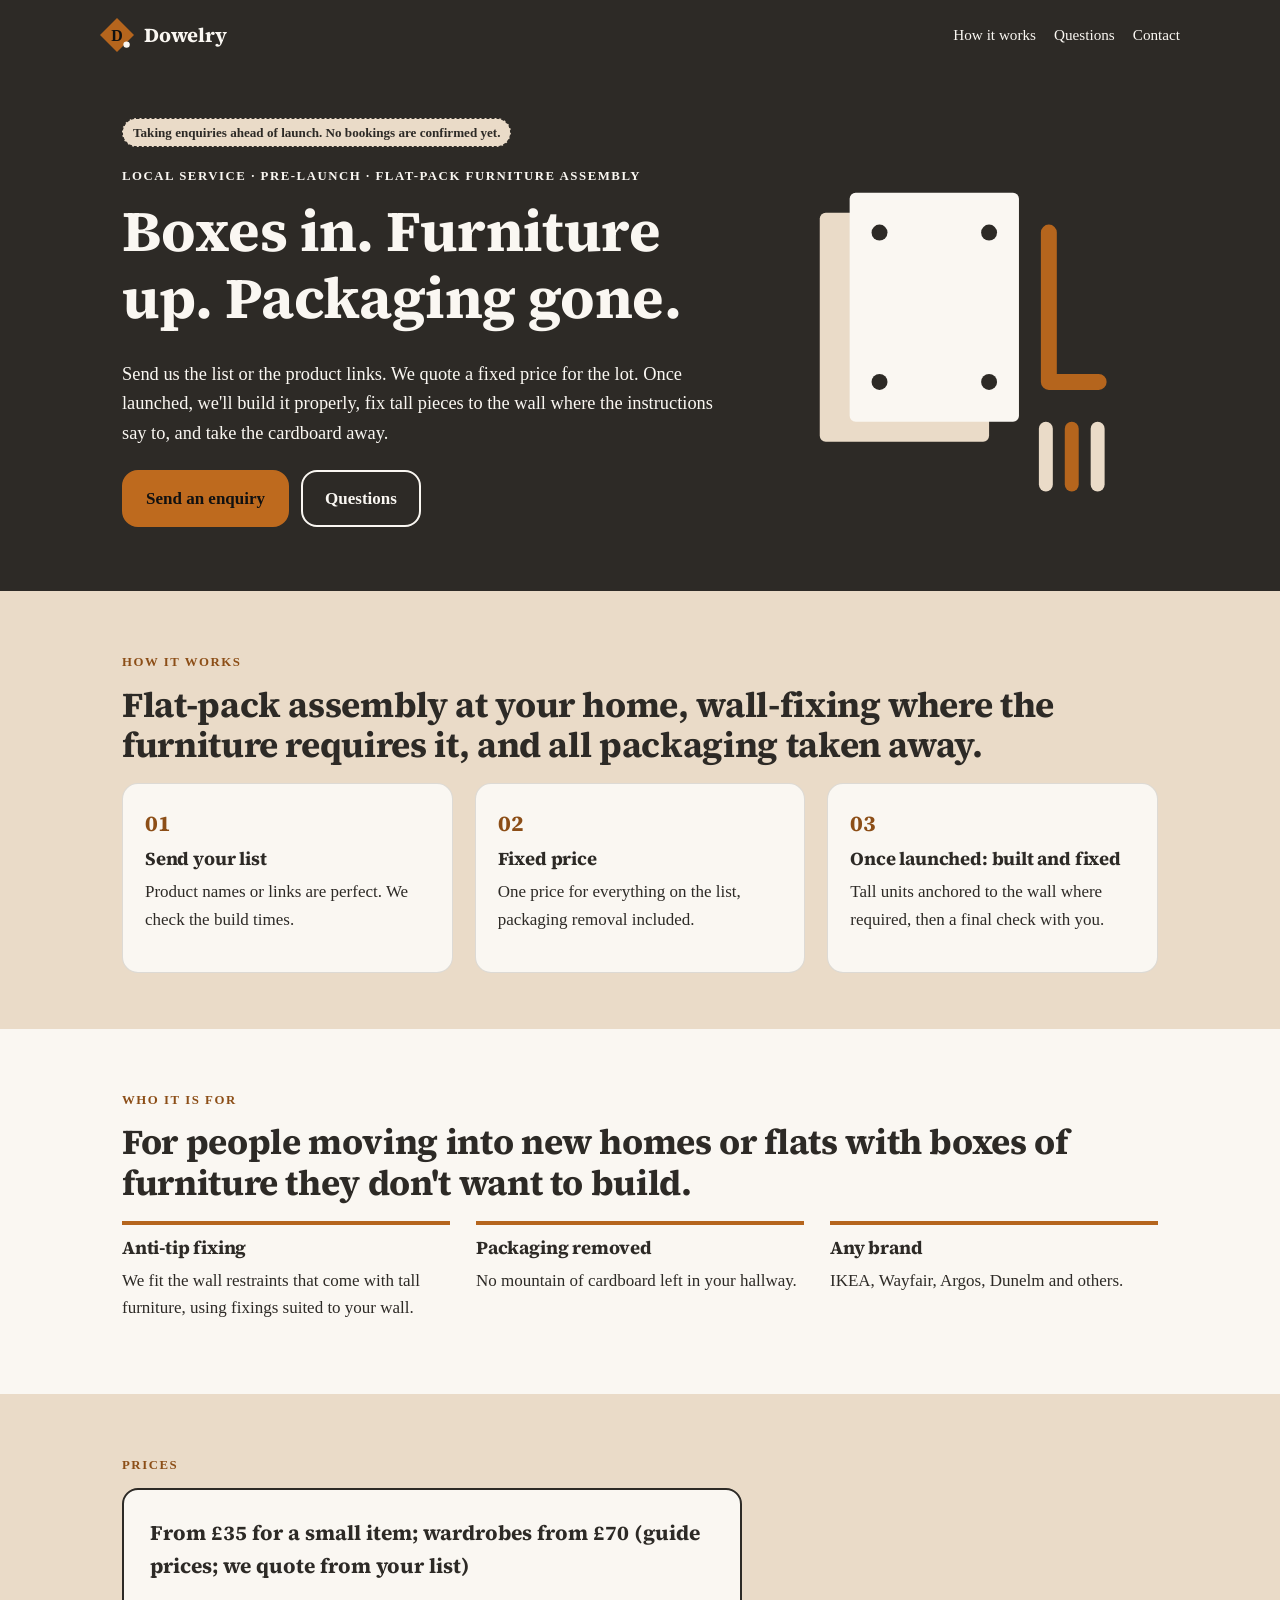
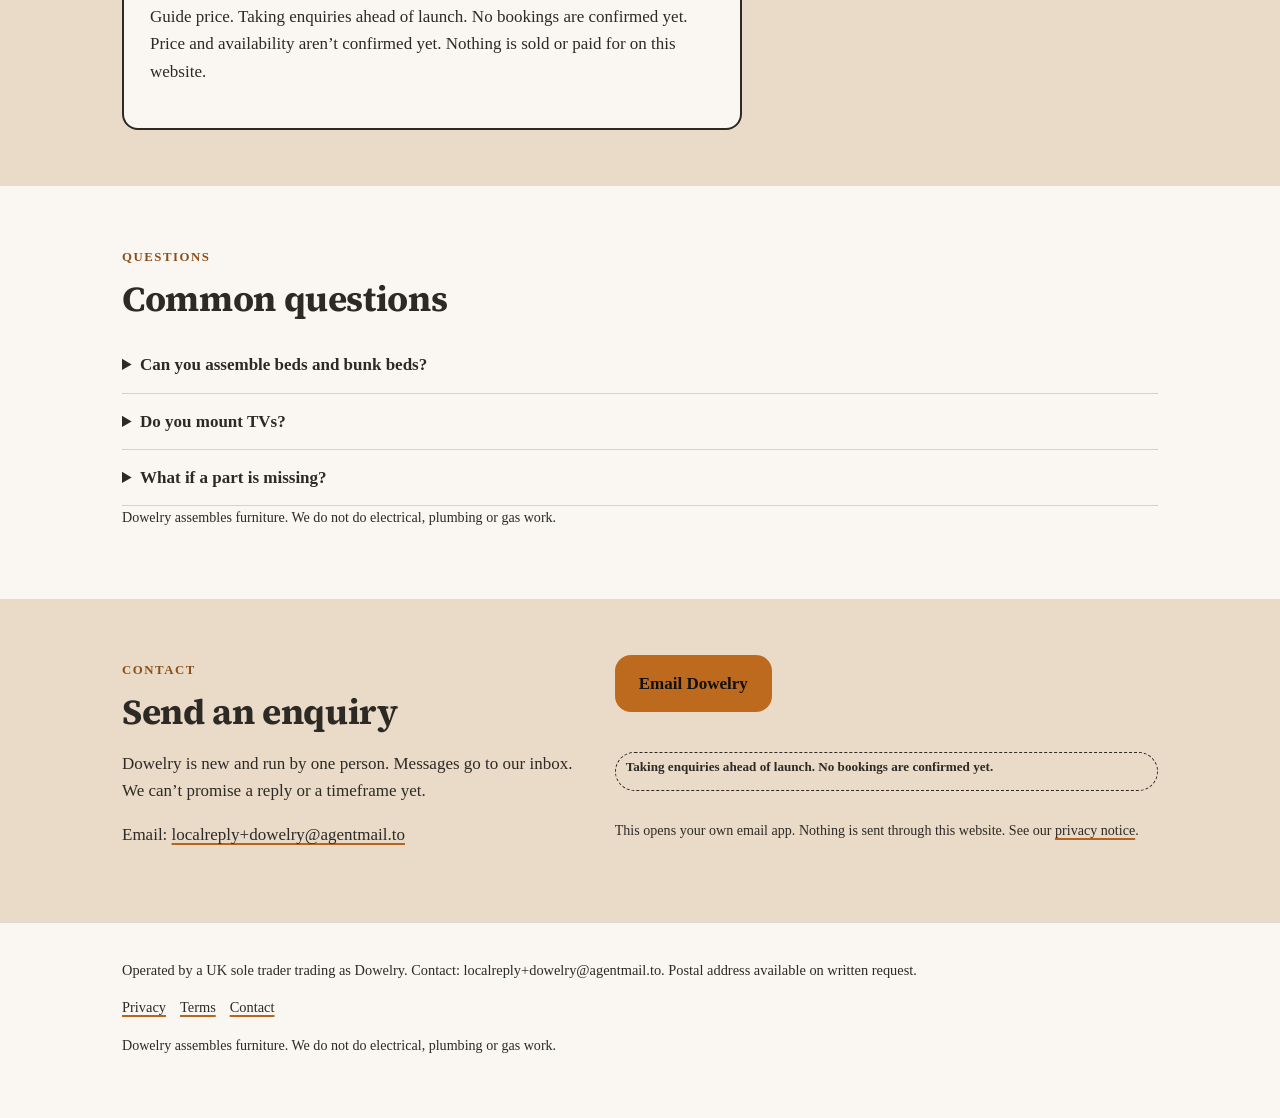
<file: index.html>
<!doctype html>
<html lang="en-GB">
<head>
<meta charset="utf-8">
<meta name="viewport" content="width=device-width, initial-scale=1">
<meta http-equiv="Content-Security-Policy" content="default-src 'self'; img-src 'self' data: https://localreplyloop.goatcounter.com; style-src 'self'; script-src 'self'; font-src 'self'; connect-src 'self'; form-action 'self'; base-uri 'self'; object-src 'none'">
<meta name="referrer" content="strict-origin-when-cross-origin">
<title>Dowelry: Boxes in. Furniture up. Packaging gone</title>
<meta name="description" content="Flat-pack assembly at your home, wall-fixing where the furniture requires it, and all packaging taken away.">
<meta name="theme-color" content="#2D2A26">
<meta property="og:type" content="website"><meta property="og:title" content="Dowelry: Boxes in. Furniture up. Packaging gone"><meta property="og:description" content="Flat-pack assembly at your home, wall-fixing where the furniture requires it, and all packaging taken away.">
<meta property="og:image" content="https://evanturner557-del.github.io/dowelry/assets/og.png"><meta property="og:image:width" content="1200"><meta property="og:image:height" content="630">
<meta property="og:image:alt" content="Dowelry: Boxes in. Furniture up. Packaging gone."><meta property="og:site_name" content="Dowelry"><meta property="og:locale" content="en_GB">
<meta property="og:url" content="https://evanturner557-del.github.io/dowelry/"><meta name="twitter:card" content="summary_large_image">
<link rel="canonical" href="https://evanturner557-del.github.io/dowelry/">
<link rel="icon" href="assets/favicon.svg" type="image/svg+xml">
<link rel="stylesheet" href="assets/site.css">
<script src="assets/config.js"></script>
<script src="assets/analytics.js" defer></script>
<script src="_shared/kit.js" defer></script>
</head>
<body>
<a class="skip" href="#main">Skip to content</a>
<header class="band"><div class="wrap top"><a class="brand" href="./"><svg viewBox="0 0 64 64" aria-hidden="true" width="34" height="34"><path d="M32 0 64 32 32 64 0 32z" fill="#B5651D"/><text x="32" y="43" text-anchor="middle" font-family="Georgia, serif" font-weight="700" font-size="30" fill="#111111">D</text><circle cx="50" cy="50" r="6" fill="#FAF7F2"/></svg>Dowelry</a><nav aria-label="Primary"><a href="#how">How it works</a><a href="#faq">Questions</a><a href="#contact">Contact</a></nav></div></header>
<main id="main">
<div class="band"><section class="hero"><div class="wrap"><div><span class="draft">Taking enquiries ahead of launch. No bookings are confirmed yet.</span><br><span class="eyebrow">Local service · pre-launch · Flat-pack furniture assembly</span><h1>Boxes in. Furniture up. Packaging gone.</h1><p class="lede">Send us the list or the product links. We quote a fixed price for the lot. Once launched, we&#x27;ll build it properly, fix tall pieces to the wall where the instructions say to, and take the cardboard away.</p><div class="ctas"><a class="btn" href="#contact" data-cta="hero">Send an enquiry</a><a class="btn ghost" href="#faq" data-cta="hero-secondary">Questions</a></div></div><div class="art"><svg viewBox="0 0 400 400" aria-hidden="true" focusable="false" class="motif"><rect x="60" y="90" width="170" height="230" rx="6" fill="#EADBC8"/><rect x="90" y="70" width="170" height="230" rx="6" fill="#FAF7F2"/><circle cx="120" cy="110" r="8" fill="#2D2A26"/><circle cx="230" cy="110" r="8" fill="#2D2A26"/><circle cx="120" cy="260" r="8" fill="#2D2A26"/><circle cx="230" cy="260" r="8" fill="#2D2A26"/><path d="M290 110 v150 h50" fill="none" stroke="#B5651D" stroke-width="16" stroke-linecap="round" stroke-linejoin="round"/><rect x="280" y="300" width="14" height="70" rx="7" fill="#EADBC8"/><rect x="306" y="300" width="14" height="70" rx="7" fill="#B5651D"/><rect x="332" y="300" width="14" height="70" rx="7" fill="#EADBC8"/></svg></div></div></section></div>
<section class="tint" id="how"><div class="wrap"><span class="eyebrow">How it works</span><h2>Flat-pack assembly at your home, wall-fixing where the furniture requires it, and all packaging taken away.</h2><div class="steps"><div class="step"><h3>Send your list</h3><p>Product names or links are perfect. We check the build times.</p></div><div class="step"><h3>Fixed price</h3><p>One price for everything on the list, packaging removal included.</p></div><div class="step"><h3>Once launched: built and fixed</h3><p>Tall units anchored to the wall where required, then a final check with you.</p></div></div></div></section>
<section><div class="wrap"><span class="eyebrow">Who it is for</span><h2>For people moving into new homes or flats with boxes of furniture they don&#x27;t want to build.</h2><div class="points"><div class="point"><h3>Anti-tip fixing</h3><p>We fit the wall restraints that come with tall furniture, using fixings suited to your wall.</p></div><div class="point"><h3>Packaging removed</h3><p>No mountain of cardboard left in your hallway.</p></div><div class="point"><h3>Any brand</h3><p>IKEA, Wayfair, Argos, Dunelm and others.</p></div></div></div></section>
<section class="tint" id="price"><div class="wrap"><span class="eyebrow">Prices</span><div class="pricebox"><p class="price">From £35 for a small item; wardrobes from £70 (guide prices; we quote from your list)</p><p>Guide price. Taking enquiries ahead of launch. No bookings are confirmed yet. Price and availability aren’t confirmed yet. Nothing is sold or paid for on this website.</p></div></div></section>
<section id="faq"><div class="wrap"><span class="eyebrow">Questions</span><h2>Common questions</h2><details><summary>Can you assemble beds and bunk beds?</summary><p>Yes. Bunk beds are checked against the manufacturer&#x27;s safety instructions.</p></details><details><summary>Do you mount TVs?</summary><p>Not at the moment. Furniture assembly only.</p></details><details><summary>What if a part is missing?</summary><p>We stop that item and tell you which part to request. We won&#x27;t improvise a fix that isn&#x27;t safe.</p></details><p class="fine" style="margin-top:18px">Dowelry assembles furniture. We do not do electrical, plumbing or gas work.</p></div></section>
<section class="tint" id="contact"><div class="wrap contact-grid"><div><span class="eyebrow">Contact</span><h2>Send an enquiry</h2><p>Dowelry is new and run by one person. Messages go to our inbox. We can’t promise a reply or a timeframe yet.</p><p>Email: <a href="mailto:localreply+dowelry@agentmail.to">localreply+dowelry@agentmail.to</a></p></div><div class="form contact-mail"><p><a class="btn" href="mailto:localreply+dowelry@agentmail.to?subject=%5BDowelry%5D%20Enquiry" data-cta="enquire">Email Dowelry</a></p><p class="draft">Taking enquiries ahead of launch. No bookings are confirmed yet.</p><p class="hint">This opens your own email app. Nothing is sent through this website. See our <a href="privacy.html">privacy notice</a>.</p></div></div></section>
</main><footer><div class="wrap"><p>Operated by a UK sole trader trading as Dowelry. Contact: localreply+dowelry@agentmail.to. Postal address available on written request.</p>
<p><a href="privacy.html">Privacy</a><a href="terms.html">Terms</a><a href="./#contact">Contact</a></p>
<p class="fine">Dowelry assembles furniture. We do not do electrical, plumbing or gas work.</p></div></footer>
</body></html>
</file>
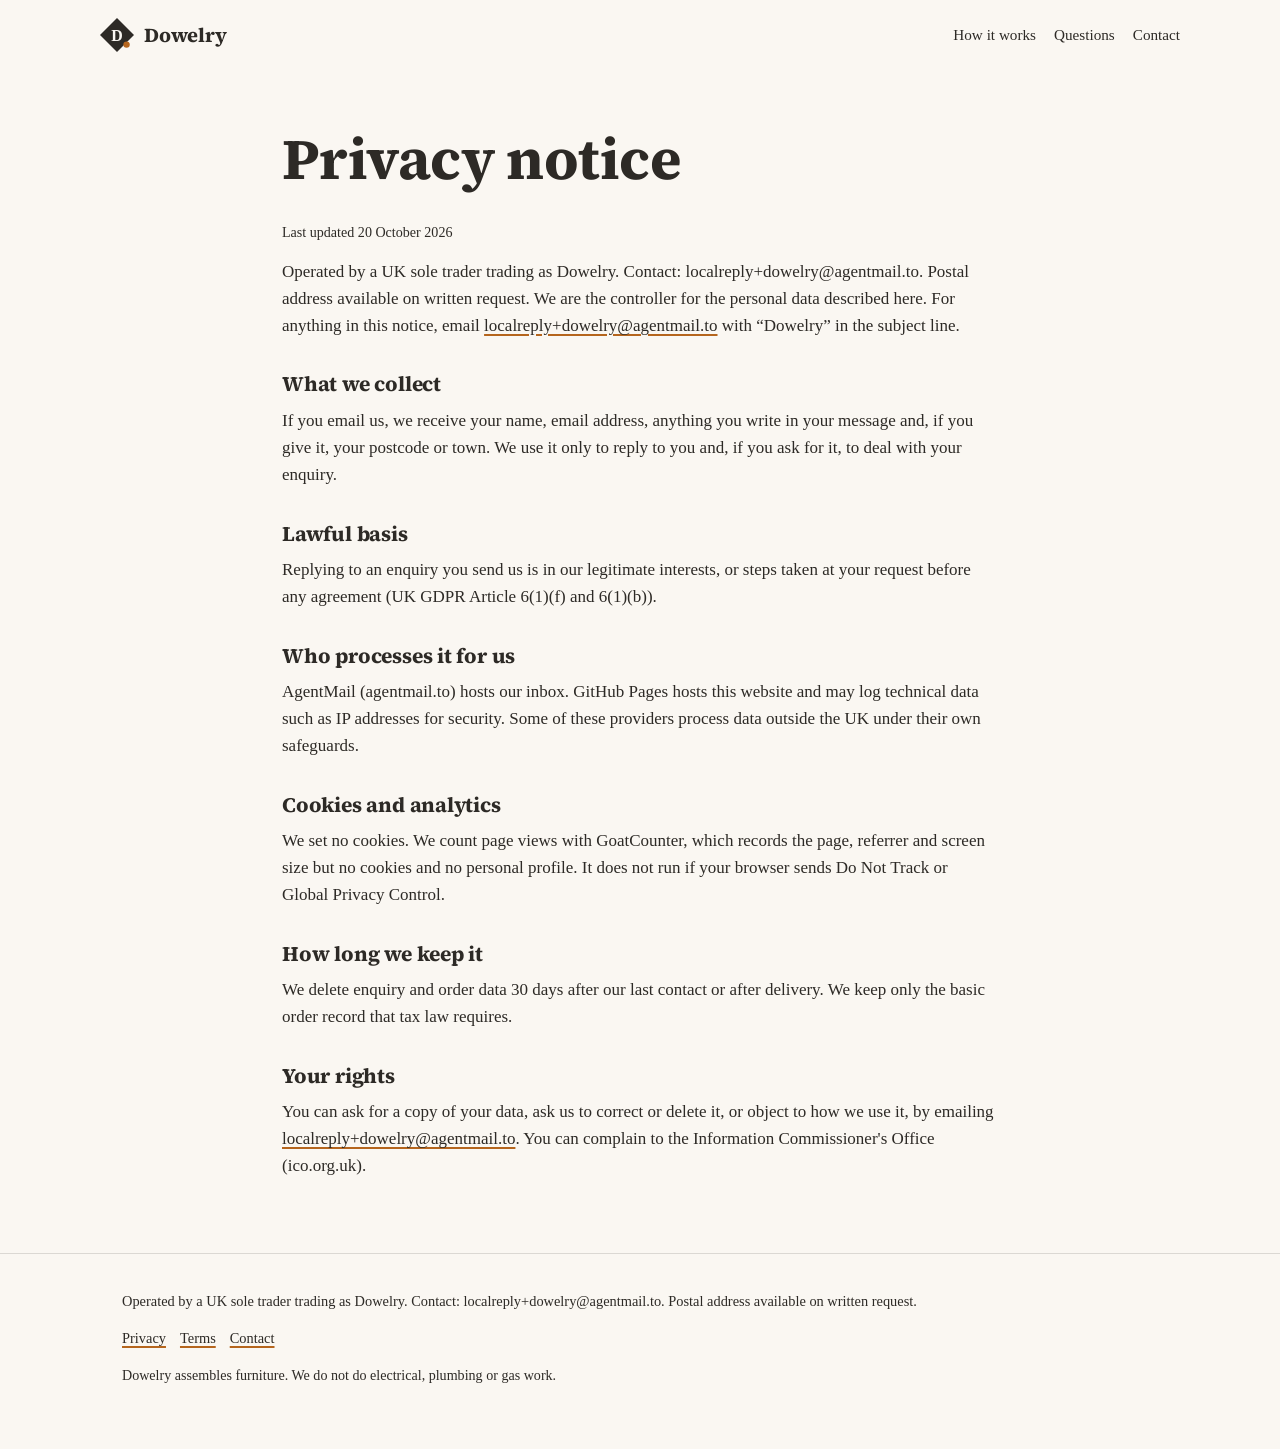
<file: privacy.html>
<!doctype html>
<html lang="en-GB">
<head>
<meta charset="utf-8">
<meta name="viewport" content="width=device-width, initial-scale=1">
<meta http-equiv="Content-Security-Policy" content="default-src 'self'; img-src 'self' data: https://localreplyloop.goatcounter.com; style-src 'self'; script-src 'self'; font-src 'self'; connect-src 'self'; form-action 'self'; base-uri 'self'; object-src 'none'">
<meta name="referrer" content="strict-origin-when-cross-origin">
<title>Privacy notice | Dowelry</title>
<meta name="description" content="Privacy notice for Dowelry.">
<meta name="theme-color" content="#2D2A26">
<meta property="og:type" content="website"><meta property="og:title" content="Privacy notice | Dowelry"><meta property="og:description" content="Privacy notice for Dowelry.">
<meta property="og:image" content="https://evanturner557-del.github.io/dowelry/assets/og.png"><meta property="og:image:width" content="1200"><meta property="og:image:height" content="630">
<meta property="og:image:alt" content="Dowelry: Boxes in. Furniture up. Packaging gone."><meta property="og:site_name" content="Dowelry"><meta property="og:locale" content="en_GB">
<meta property="og:url" content="https://evanturner557-del.github.io/dowelry/privacy.html"><meta name="twitter:card" content="summary_large_image">
<link rel="canonical" href="https://evanturner557-del.github.io/dowelry/privacy.html">
<link rel="icon" href="assets/favicon.svg" type="image/svg+xml">
<link rel="stylesheet" href="assets/site.css">
<script src="assets/config.js"></script>
<script src="assets/analytics.js" defer></script>
<script src="_shared/kit.js" defer></script>
</head>
<body>
<a class="skip" href="#main">Skip to content</a>
<header><div class="wrap top"><a class="brand" href="./"><svg viewBox="0 0 64 64" aria-hidden="true" width="34" height="34"><path d="M32 0 64 32 32 64 0 32z" fill="#2D2A26"/><text x="32" y="43" text-anchor="middle" font-family="Georgia, serif" font-weight="700" font-size="30" fill="#FAF7F2">D</text><circle cx="50" cy="50" r="6" fill="#B5651D"/></svg>Dowelry</a><nav aria-label="Primary"><a href="#how">How it works</a><a href="#faq">Questions</a><a href="#contact">Contact</a></nav></div></header><main id="main"><section><div class="wrap legal"><h1>Privacy notice</h1><p class="fine">Last updated 20 October 2026</p>
<p><span>Operated by a UK sole trader trading as Dowelry. Contact: localreply+dowelry@agentmail.to. Postal address available on written request.</span> We are the controller for the personal data described here. For anything in this notice, email <a href="mailto:localreply+dowelry@agentmail.to">localreply+dowelry@agentmail.to</a> with “Dowelry” in the subject line.</p>
<h2>What we collect</h2><p>If you email us, we receive your name, email address, anything you write in your message and, if you give it, your postcode or town. We use it only to reply to you and, if you ask for it, to deal with your enquiry.</p>
<h2>Lawful basis</h2><p>Replying to an enquiry you send us is in our legitimate interests, or steps taken at your request before any agreement (UK GDPR Article 6(1)(f) and 6(1)(b)).</p>
<h2>Who processes it for us</h2><p>AgentMail (agentmail.to) hosts our inbox. GitHub Pages hosts this website and may log technical data such as IP addresses for security. Some of these providers process data outside the UK under their own safeguards.</p>
<h2>Cookies and analytics</h2><p>We set no cookies. We count page views with GoatCounter, which records the page, referrer and screen size but no cookies and no personal profile. It does not run if your browser sends Do Not Track or Global Privacy Control.</p>
<h2>How long we keep it</h2><p>We delete enquiry and order data 30 days after our last contact or after delivery. We keep only the basic order record that tax law requires.</p>
<h2>Your rights</h2><p>You can ask for a copy of your data, ask us to correct or delete it, or object to how we use it, by emailing <a href="mailto:localreply+dowelry@agentmail.to">localreply+dowelry@agentmail.to</a>. You can complain to the Information Commissioner's Office (ico.org.uk).</p></div></section></main><footer><div class="wrap"><p>Operated by a UK sole trader trading as Dowelry. Contact: localreply+dowelry@agentmail.to. Postal address available on written request.</p>
<p><a href="privacy.html">Privacy</a><a href="terms.html">Terms</a><a href="./#contact">Contact</a></p>
<p class="fine">Dowelry assembles furniture. We do not do electrical, plumbing or gas work.</p></div></footer>
</body></html>
</file>
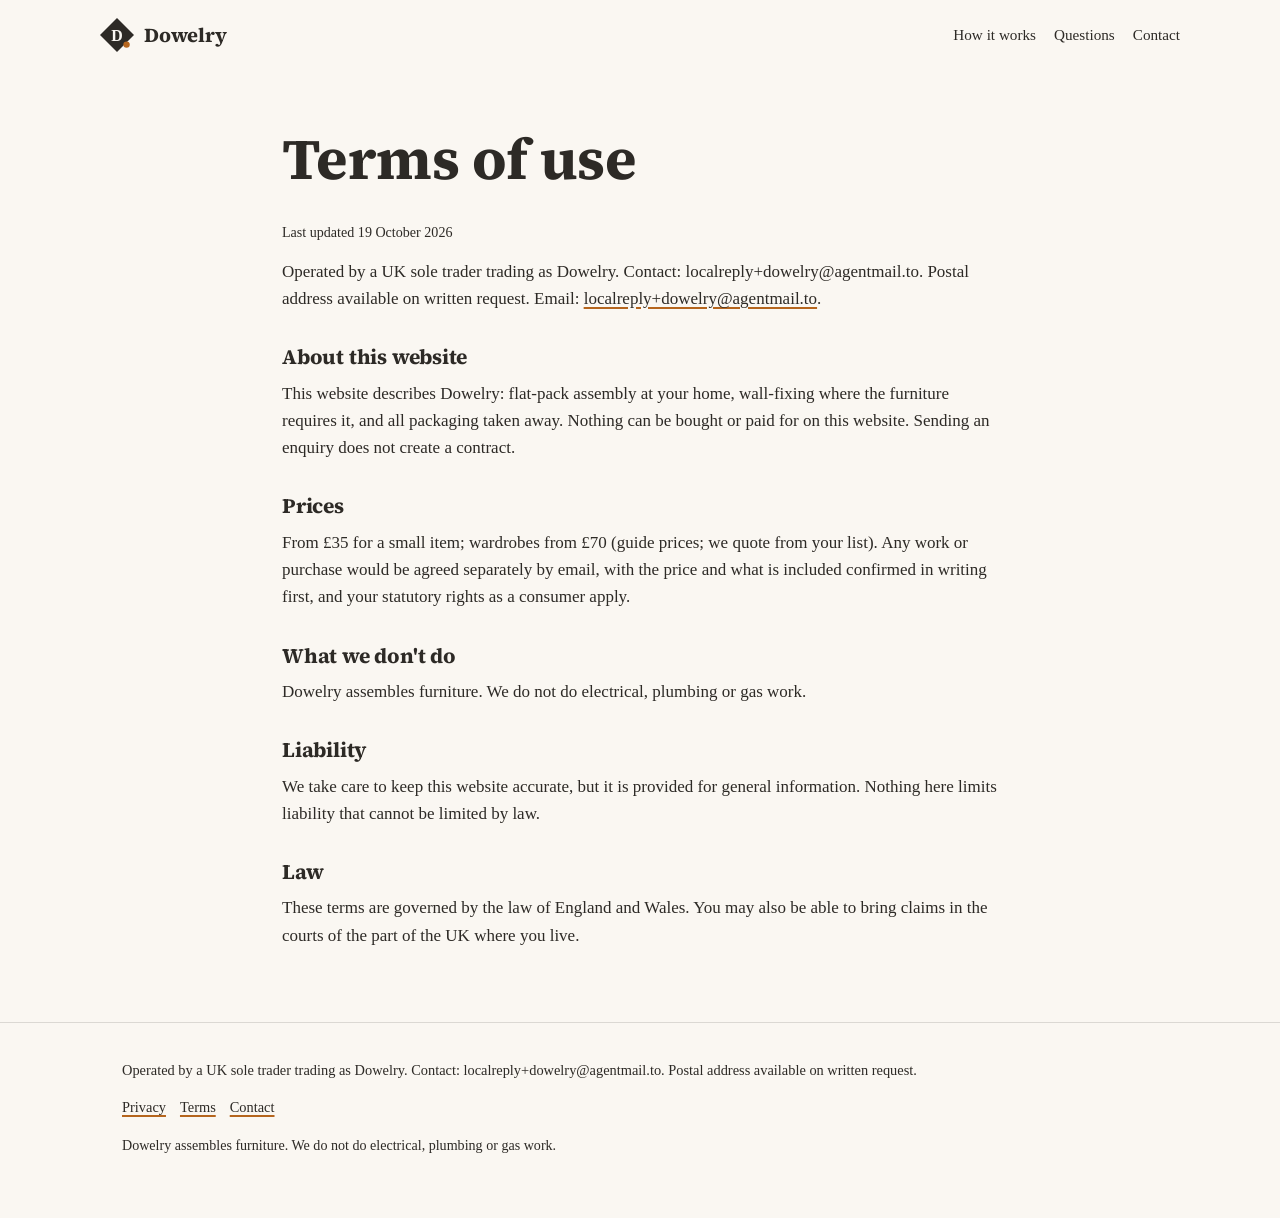
<file: terms.html>
<!doctype html>
<html lang="en-GB">
<head>
<meta charset="utf-8">
<meta name="viewport" content="width=device-width, initial-scale=1">
<meta http-equiv="Content-Security-Policy" content="default-src 'self'; img-src 'self' data: https://localreplyloop.goatcounter.com; style-src 'self'; script-src 'self'; font-src 'self'; connect-src 'self'; form-action 'self'; base-uri 'self'; object-src 'none'">
<meta name="referrer" content="strict-origin-when-cross-origin">
<title>Terms of use | Dowelry</title>
<meta name="description" content="Terms of use for Dowelry.">
<meta name="theme-color" content="#2D2A26">
<meta property="og:type" content="website"><meta property="og:title" content="Terms of use | Dowelry"><meta property="og:description" content="Terms of use for Dowelry.">
<meta property="og:image" content="https://evanturner557-del.github.io/dowelry/assets/og.png"><meta property="og:image:width" content="1200"><meta property="og:image:height" content="630">
<meta property="og:image:alt" content="Dowelry: Boxes in. Furniture up. Packaging gone."><meta property="og:site_name" content="Dowelry"><meta property="og:locale" content="en_GB">
<meta property="og:url" content="https://evanturner557-del.github.io/dowelry/terms.html"><meta name="twitter:card" content="summary_large_image">
<link rel="canonical" href="https://evanturner557-del.github.io/dowelry/terms.html">
<link rel="icon" href="assets/favicon.svg" type="image/svg+xml">
<link rel="stylesheet" href="assets/site.css">
<script src="assets/config.js"></script>
<script src="assets/analytics.js" defer></script>
<script src="_shared/kit.js" defer></script>
</head>
<body>
<a class="skip" href="#main">Skip to content</a>
<header><div class="wrap top"><a class="brand" href="./"><svg viewBox="0 0 64 64" aria-hidden="true" width="34" height="34"><path d="M32 0 64 32 32 64 0 32z" fill="#2D2A26"/><text x="32" y="43" text-anchor="middle" font-family="Georgia, serif" font-weight="700" font-size="30" fill="#FAF7F2">D</text><circle cx="50" cy="50" r="6" fill="#B5651D"/></svg>Dowelry</a><nav aria-label="Primary"><a href="#how">How it works</a><a href="#faq">Questions</a><a href="#contact">Contact</a></nav></div></header><main id="main"><section><div class="wrap legal"><h1>Terms of use</h1><p class="fine">Last updated 19 October 2026</p>
<p><span>Operated by a UK sole trader trading as Dowelry. Contact: localreply+dowelry@agentmail.to. Postal address available on written request.</span> Email: <a href="mailto:localreply+dowelry@agentmail.to">localreply+dowelry@agentmail.to</a>.</p>
<h2>About this website</h2><p>This website describes Dowelry: flat-pack assembly at your home, wall-fixing where the furniture requires it, and all packaging taken away. Nothing can be bought or paid for on this website. Sending an enquiry does not create a contract.</p>
<h2>Prices</h2><p>From £35 for a small item; wardrobes from £70 (guide prices; we quote from your list). Any work or purchase would be agreed separately by email, with the price and what is included confirmed  in writing first, and your statutory rights as a consumer apply.</p>
<h2>What we don't do</h2><p>Dowelry assembles furniture. We do not do electrical, plumbing or gas work.</p>
<h2>Liability</h2><p>We take care to keep this website accurate, but it is provided for general information. Nothing here limits liability that cannot be limited by law.</p>
<h2>Law</h2><p>These terms are governed by the law of England and Wales. You may also be able to bring claims in the courts of the part of the UK where you live.</p></div></section></main><footer><div class="wrap"><p>Operated by a UK sole trader trading as Dowelry. Contact: localreply+dowelry@agentmail.to. Postal address available on written request.</p>
<p><a href="privacy.html">Privacy</a><a href="terms.html">Terms</a><a href="./#contact">Contact</a></p>
<p class="fine">Dowelry assembles furniture. We do not do electrical, plumbing or gas work.</p></div></footer>
</body></html>
</file>
<file: assets/site.css>
@font-face{font-family:'Source Serif 4';font-weight:600;font-style:normal;font-display:swap;src:url(fonts/source-serif-4-latin-600-normal.woff2) format('woff2')}
@font-face{font-family:'Source Serif 4';font-weight:700;font-style:normal;font-display:swap;src:url(fonts/source-serif-4-latin-700-normal.woff2) format('woff2')}
:root{--ink:#2D2A26;--paper:#FAF7F2;--acc:#B5651D;--acc-text:#8C4E17;--on-acc:#111111;--acc-btn:#BE6A1E;--soft:#EADBC8;--on-ink:#FAF7F2;--r:16px;--br:16px;--head:'Source Serif 4', Georgia, serif;--body:Georgia, serif}
*,*::before,*::after{box-sizing:border-box}html{scroll-behavior:smooth}@media (prefers-reduced-motion:reduce){html{scroll-behavior:auto}*{transition:none!important}}
body{margin:0;font-family:var(--body);color:var(--ink);background:var(--paper);line-height:1.6;font-size:17px;-webkit-font-smoothing:antialiased}
h1,h2,h3{font-family:var(--head);line-height:1.15;margin:0 0 .5em;letter-spacing:-.01em}h1{font-size:clamp(2.1rem,5vw,3.6rem)}h2{font-size:clamp(1.5rem,3vw,2.2rem)}h3{font-size:1.15rem}
p{margin:0 0 1em}a{color:var(--ink);text-decoration-color:var(--acc);text-underline-offset:3px;text-decoration-thickness:2px}
.wrap{max-width:1080px;margin:0 auto;padding:0 22px}.skip{position:absolute;left:-999px}.skip:focus{left:12px;top:12px;background:var(--ink);color:var(--on-ink);padding:8px 12px;z-index:9}
:focus-visible{outline:3px solid var(--acc);outline-offset:2px}
.top{display:flex;align-items:center;justify-content:space-between;padding:18px 0;gap:16px}.brand{display:flex;align-items:center;gap:10px;font-family:var(--head);font-weight:700;font-size:1.25rem;text-decoration:none}
.top nav a{margin-left:18px;font-size:.95rem;text-decoration:none}.top nav a:hover{text-decoration:underline}
.btn{display:inline-block;background:var(--acc-btn);color:var(--on-acc);padding:13px 22px;border-radius:var(--br);font-weight:600;text-decoration:none;border:2px solid var(--acc-btn);cursor:pointer;font:inherit;font-weight:600}
.btn:hover{filter:none;box-shadow:inset 0 0 0 2px currentColor}.btn.ghost{background:transparent;color:var(--ink);border-color:var(--ink)}
.eyebrow{display:inline-block;font-size:.8rem;letter-spacing:.12em;text-transform:uppercase;font-weight:600;color:var(--acc-text);margin-bottom:12px}
.hero{padding:48px 0 64px}.hero .lede{font-size:1.15rem;max-width:40em}.ctas{display:flex;gap:12px;flex-wrap:wrap;margin-top:22px}
.motif{width:100%;height:auto;max-width:420px;display:block}.art{margin:0}
.draft{display:inline-block;background:var(--soft);border:1px dashed var(--ink);padding:3px 10px;border-radius:999px;font-size:.82rem;font-weight:600;margin-bottom:14px}
section{padding:56px 0}.tint{background:var(--soft)}
.steps{display:grid;grid-template-columns:repeat(auto-fit,minmax(220px,1fr));gap:22px;counter-reset:s}
.step{padding:22px;border-radius:var(--r);background:var(--paper);border:1px solid color-mix(in srgb,var(--ink) 14%,transparent)}
.step::before{counter-increment:s;content:"0" counter(s);font-family:var(--head);font-weight:700;color:var(--acc-text);display:block;font-size:1.4rem;margin-bottom:6px}
.points{display:grid;grid-template-columns:repeat(auto-fit,minmax(240px,1fr));gap:26px}.point h3{border-top:4px solid var(--acc);padding-top:12px}
.price{font-family:var(--head);font-size:1.3rem;font-weight:700}.pricebox{border:2px solid var(--ink);border-radius:var(--r);padding:26px;max-width:620px;background:var(--paper)}
details{border-bottom:1px solid color-mix(in srgb,var(--ink) 18%,transparent);padding:14px 0}summary{cursor:pointer;font-weight:600}details p{margin-top:10px}
.form{display:grid;gap:14px;max-width:620px}.form label{font-weight:600;font-size:.95rem;display:block;margin-bottom:4px}
.form input,.form textarea,.form select{width:100%;padding:12px;border:1.5px solid color-mix(in srgb,var(--ink) 40%,transparent);border-radius:calc(var(--r)/2);font:inherit;background:#fff;color:#111}
.form textarea{min-height:120px}.hint,.fine{font-size:.88rem}.form-status{font-weight:600}
.contact-grid{display:grid;grid-template-columns:1fr 1.2fr;gap:40px}@media(max-width:800px){.contact-grid{grid-template-columns:1fr}.top nav a:not([href="#contact"]){display:none}.top nav a{margin-left:0;padding:10px 0;font-weight:600}}
footer{padding:36px 0 48px;font-size:.9rem;border-top:1px solid color-mix(in srgb,var(--ink) 15%,transparent)}footer a{margin-right:14px}
.tool{background:var(--paper);border:2px solid var(--ink);border-radius:var(--r);padding:26px;max-width:640px}.tool .row{display:grid;grid-template-columns:1fr 140px;gap:12px;align-items:center;margin-bottom:10px}
.tool input[type=number]{padding:10px;border:1.5px solid var(--ink);border-radius:8px;font:inherit;width:100%}.result{margin-top:16px;padding:16px;background:var(--soft);border-radius:calc(var(--r)/2);min-height:3em}
.check h3{margin-top:18px}.check label{display:flex;gap:10px;align-items:flex-start;padding:6px 0}.check input{width:20px;height:20px;accent-color:var(--acc)}
.legal{max-width:760px}.legal h2{font-size:1.3rem;margin-top:1.6em}
.band{background:var(--ink);color:var(--on-ink)}.band a{color:var(--on-ink)}.band .btn.ghost{color:var(--on-ink);border-color:var(--on-ink)}.band .btn:not(.ghost){color:var(--on-acc)}.band .eyebrow{color:var(--on-ink)}.hero .wrap{display:grid;grid-template-columns:1.2fr .8fr;gap:40px;align-items:center}@media(max-width:800px){.hero .wrap{grid-template-columns:1fr}}.band .draft{color:var(--ink)}
</file>
